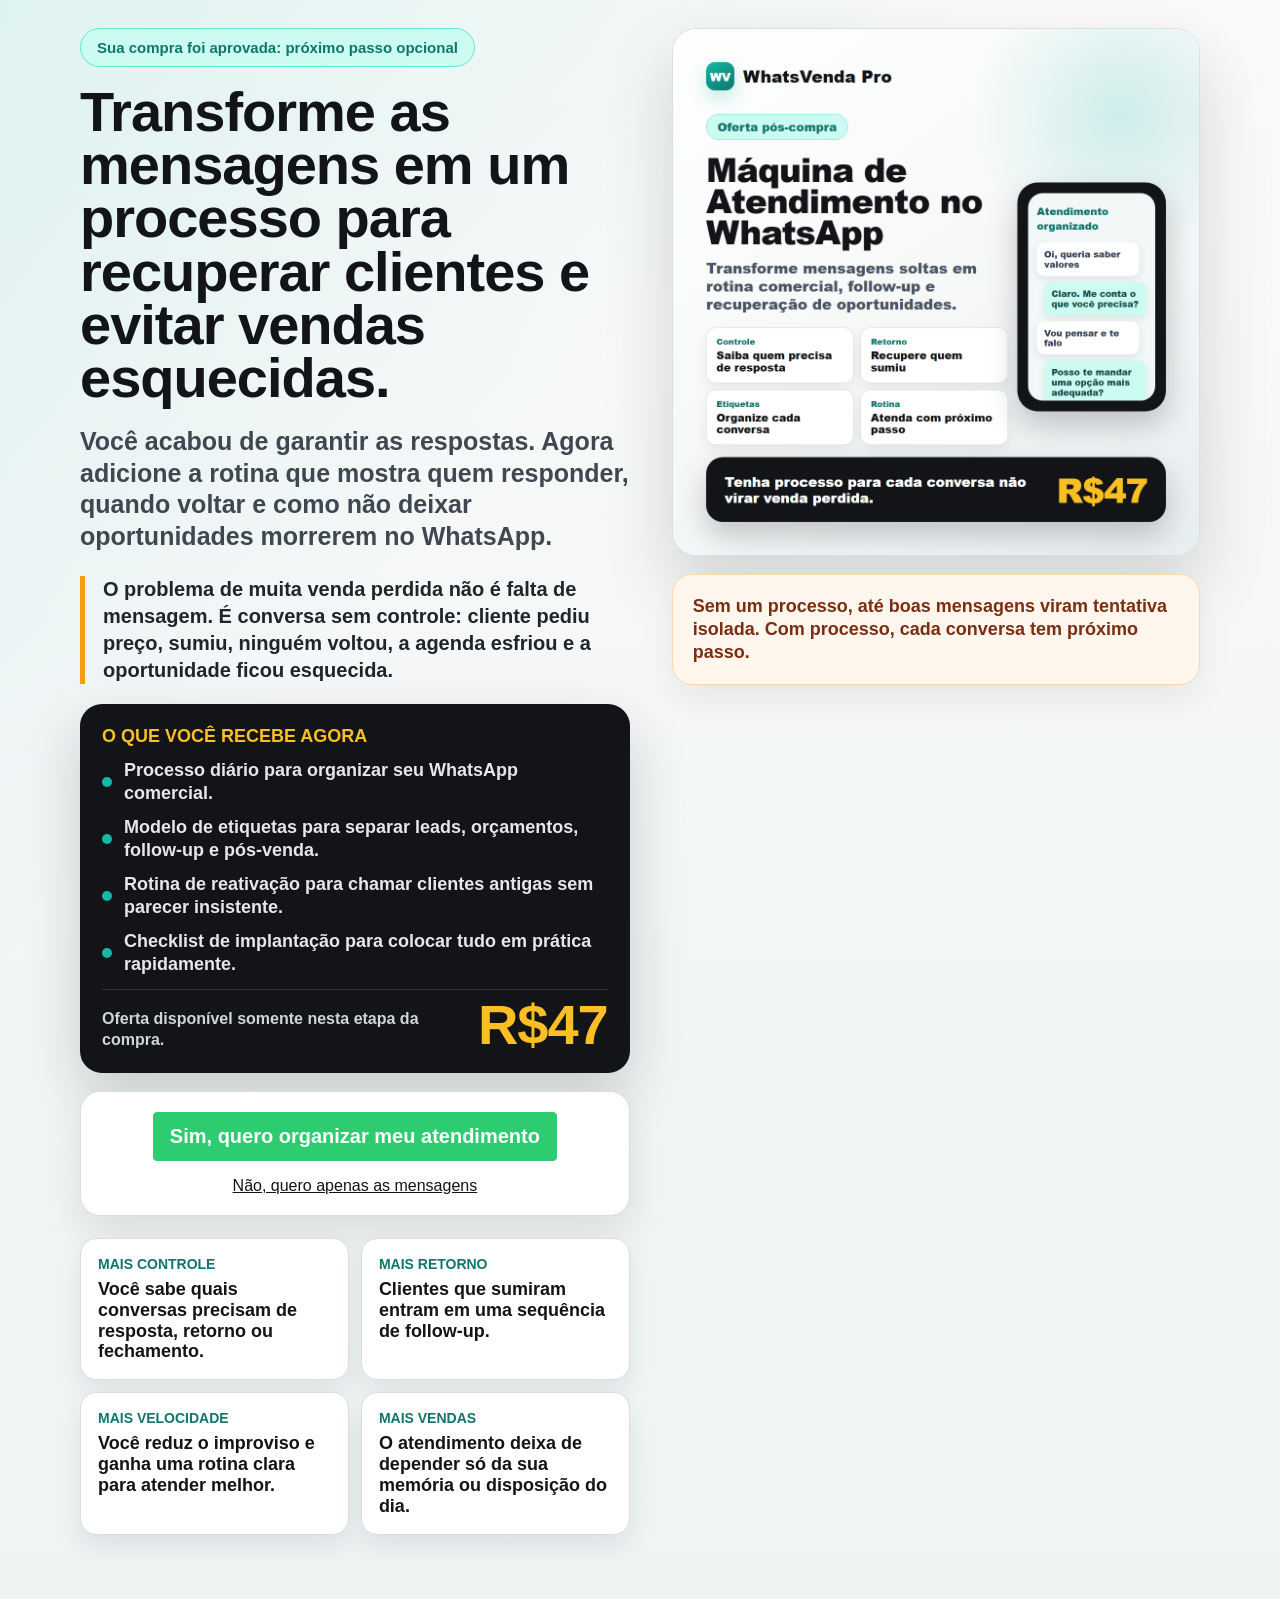
<file: upsell-whatsvenda.html>
<!doctype html>
<html lang="pt-BR">
<head>
  <meta charset="utf-8">
  <meta name="viewport" content="width=device-width, initial-scale=1">
  <title>Máquina de Atendimento no WhatsApp</title>
  <meta name="robots" content="noindex, nofollow">
  <style>
    * { box-sizing: border-box; }
    body {
      margin: 0;
      font-family: Arial, Helvetica, sans-serif;
      color: #121417;
      background:
        linear-gradient(135deg, rgba(20, 184, 166, .12), transparent 34%),
        linear-gradient(180deg, #fafafa 0%, #eef3f4 100%);
    }
    main {
      min-height: 100vh;
      padding: 28px 18px 42px;
    }
    .wrap {
      width: min(1120px, 100%);
      margin: 0 auto;
      display: grid;
      grid-template-columns: 1.02fr .98fr;
      gap: 42px;
      align-items: start;
    }
    .notice {
      display: inline-flex;
      padding: 10px 16px;
      border-radius: 999px;
      color: #0f766e;
      background: #ccfbf1;
      border: 1px solid #5eead4;
      font-size: 15px;
      font-weight: 900;
      margin-bottom: 18px;
    }
    h1 {
      margin: 0;
      font-size: clamp(36px, 4.4vw, 56px);
      line-height: .95;
      letter-spacing: -1px;
      font-weight: 900;
      max-width: 720px;
    }
    .lead {
      margin: 22px 0 0;
      color: #3f4751;
      font-size: clamp(19px, 2vw, 25px);
      line-height: 1.26;
      font-weight: 800;
      max-width: 680px;
    }
    .argument {
      margin: 24px 0 0;
      padding-left: 18px;
      border-left: 5px solid #f59e0b;
      color: #20252b;
      font-size: 20px;
      line-height: 1.35;
      font-weight: 800;
      max-width: 660px;
    }
    .benefits {
      display: grid;
      grid-template-columns: 1fr 1fr;
      gap: 12px;
      margin: 22px 0;
    }
    .benefit {
      min-height: 104px;
      padding: 17px;
      border-radius: 16px;
      background: #ffffff;
      border: 1px solid #d7dee5;
      box-shadow: 0 12px 26px rgba(18, 20, 23, .08);
      font-size: 18px;
      line-height: 1.16;
      font-weight: 900;
    }
    .benefit span {
      display: block;
      color: #0f766e;
      font-size: 14px;
      margin-bottom: 7px;
      text-transform: uppercase;
    }
    .offer {
      display: grid;
      gap: 12px;
      margin-top: 20px;
      padding: 22px;
      border-radius: 22px;
      background: #121417;
      color: #ffffff;
      box-shadow: 0 26px 58px rgba(18, 20, 23, .18);
    }
    .offer-title {
      color: #fbbf24;
      font-size: 18px;
      font-weight: 900;
      text-transform: uppercase;
    }
    .offer-row {
      display: flex;
      align-items: center;
      gap: 12px;
      color: #e5e7eb;
      font-size: 18px;
      line-height: 1.25;
      font-weight: 800;
    }
    .dot {
      width: 10px;
      height: 10px;
      border-radius: 999px;
      background: #14b8a6;
      flex: 0 0 auto;
    }
    .price-line {
      display: flex;
      align-items: end;
      justify-content: space-between;
      gap: 18px;
      padding-top: 10px;
      margin-top: 2px;
      border-top: 1px solid rgba(255, 255, 255, .12);
    }
    .price-line p {
      margin: 0;
      color: #d1d5db;
      font-size: 16px;
      line-height: 1.3;
      font-weight: 700;
    }
    .price {
      color: #fbbf24;
      font-size: 56px;
      line-height: .9;
      letter-spacing: -1px;
      font-weight: 900;
      white-space: nowrap;
    }
    .kiwify-buttons {
      margin-top: 18px;
      padding: 20px;
      border-radius: 20px;
      background: #ffffff;
      border: 1px solid #d7dee5;
      box-shadow: 0 18px 42px rgba(18, 20, 23, .1);
    }
    .placeholder {
      border: 1px dashed #9aa4b2;
      border-radius: 14px;
      padding: 18px;
      color: #4b5563;
      font-size: 15px;
      line-height: 1.4;
      font-weight: 700;
    }
    .right {
      display: grid;
      gap: 18px;
      position: sticky;
      top: 24px;
    }
    .visual {
      width: 100%;
      border-radius: 24px;
      overflow: hidden;
      box-shadow: 0 30px 70px rgba(18, 20, 23, .16);
      border: 1px solid #d7dee5;
      background: #ffffff;
    }
    .visual img {
      width: 100%;
      display: block;
    }
    .warning {
      padding: 20px;
      border-radius: 20px;
      background: #fff7ed;
      border: 1px solid #fed7aa;
      color: #7c2d12;
      font-size: 18px;
      line-height: 1.28;
      font-weight: 900;
      box-shadow: 0 14px 34px rgba(18, 20, 23, .07);
    }
    @media (max-width: 900px) {
      .wrap {
        grid-template-columns: 1fr;
        gap: 26px;
      }
      .right {
        order: -1;
        position: static;
      }
      .benefits {
        grid-template-columns: 1fr;
      }
      .price-line {
        align-items: start;
        flex-direction: column;
      }
    }
  </style>
</head>
<body>
  <main>
    <section class="wrap">
      <div>
        <div class="notice">Sua compra foi aprovada: próximo passo opcional</div>
        <h1>Transforme as mensagens em um processo para recuperar clientes e evitar vendas esquecidas.</h1>
        <p class="lead">
          Você acabou de garantir as respostas. Agora adicione a rotina que mostra quem responder, quando voltar e como não deixar oportunidades morrerem no WhatsApp.
        </p>
        <div class="argument">
          O problema de muita venda perdida não é falta de mensagem. É conversa sem controle: cliente pediu preço, sumiu, ninguém voltou, a agenda esfriou e a oportunidade ficou esquecida.
        </div>

        <div class="offer">
          <div class="offer-title">O que você recebe agora</div>
          <div class="offer-row"><span class="dot"></span><span>Processo diário para organizar seu WhatsApp comercial.</span></div>
          <div class="offer-row"><span class="dot"></span><span>Modelo de etiquetas para separar leads, orçamentos, follow-up e pós-venda.</span></div>
          <div class="offer-row"><span class="dot"></span><span>Rotina de reativação para chamar clientes antigas sem parecer insistente.</span></div>
          <div class="offer-row"><span class="dot"></span><span>Checklist de implantação para colocar tudo em prática rapidamente.</span></div>
          <div class="price-line">
            <p>Oferta disponível somente nesta etapa da compra.</p>
            <div class="price">R$47</div>
          </div>
        </div>

        <div class="kiwify-buttons">
          <div style="text-align:center" id="kiwify-upsell-UH4SFQl" data-upsell-url="" data-downsell-url="">
            <button id="kiwify-upsell-trigger-UH4SFQl" style="background-color:#2ECC70;padding:12px 16px;cursor:pointer;color:#FFFFFF;font-weight:600;border-radius:4px;border:1px solid #2ECC70;font-size:20px;">Sim, quero organizar meu atendimento</button>
            <div id="kiwify-upsell-cancel-trigger-UH4SFQl" style="margin-top:1rem;cursor:pointer;font-size:16px;text-decoration:underline;font-family:sans-serif;">Não, quero apenas as mensagens</div>
          </div><script src="https://snippets.kiwify.com/upsell/upsell.min.js"></script>
        </div>

        <div class="benefits">
          <div class="benefit"><span>Mais controle</span>Você sabe quais conversas precisam de resposta, retorno ou fechamento.</div>
          <div class="benefit"><span>Mais retorno</span>Clientes que sumiram entram em uma sequência de follow-up.</div>
          <div class="benefit"><span>Mais velocidade</span>Você reduz o improviso e ganha uma rotina clara para atender melhor.</div>
          <div class="benefit"><span>Mais vendas</span>O atendimento deixa de depender só da sua memória ou disposição do dia.</div>
        </div>
      </div>

      <div class="right">
        <div class="visual">
          <img src="assets/upsell-maquina-atendimento-whatsapp.png" alt="Máquina de Atendimento no WhatsApp">
        </div>
        <div class="warning">
          Sem um processo, até boas mensagens viram tentativa isolada. Com processo, cada conversa tem próximo passo.
        </div>
      </div>
    </section>
  </main>
</body>
</html>
</file>
